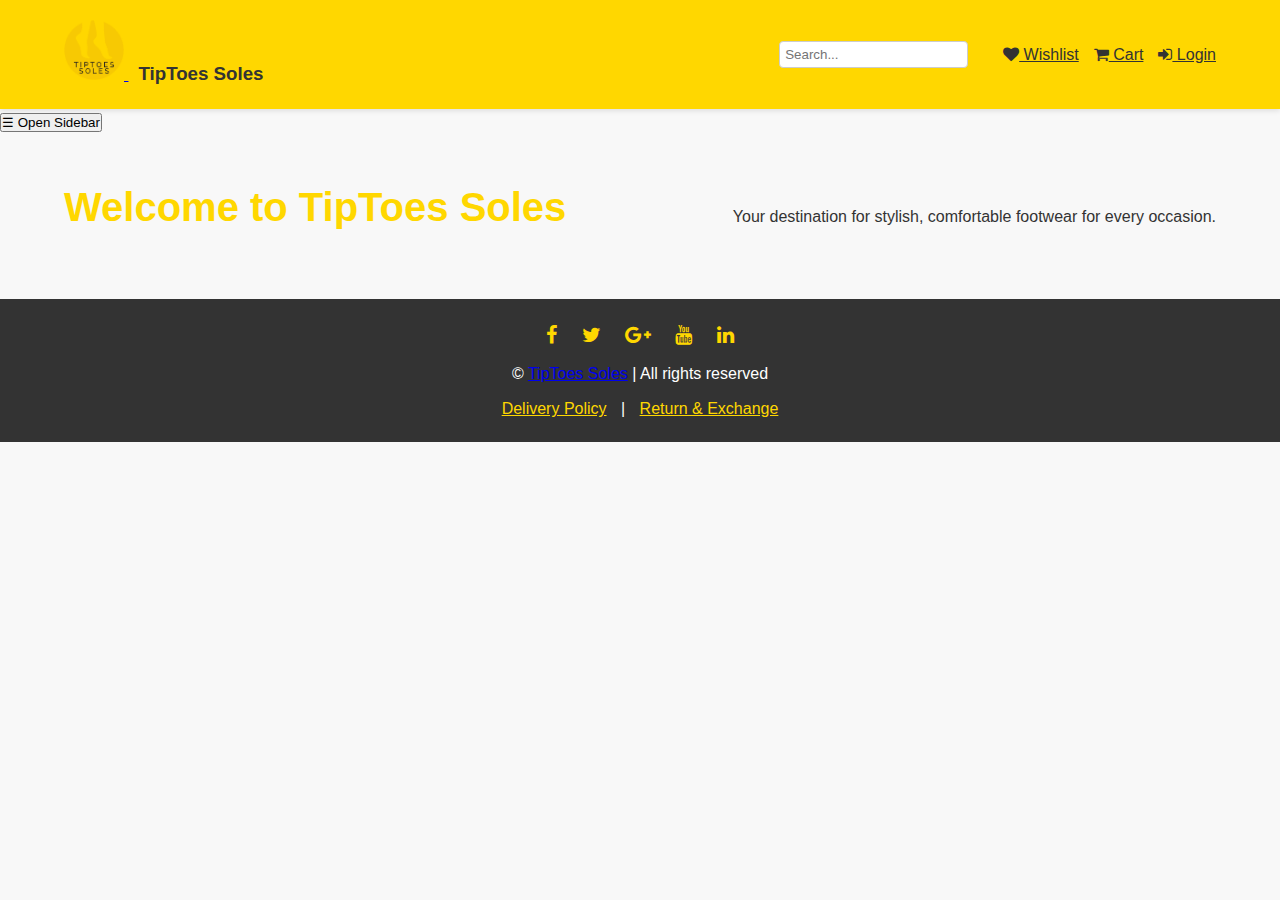
<file: Assignment/Index.html>
<!DOCTYPE html>
<html lang="en">
<head>
    <meta charset="UTF-8">
    <meta http-equiv="X-UA-Compatible" content="IE=edge">
    <meta name="viewport" content="width=device-width, initial-scale=1.0">
    <link rel="stylesheet" href="styles.css">
    <link rel="stylesheet" href="https://cdnjs.cloudflare.com/ajax/libs/font-awesome/4.7.0/css/font-awesome.min.css">
    <title>Home | TipToes Soles</title>
</head>
<body>

    <!-- Header Section -->
    <header class="header">
        <div class="container">
            <!-- Logo and Title -->
            <div class="logo">
                <a href="index.html">
                    <img src="Images/TipToeSoles_Logo_colour.png" alt="TipToes Soles Logo" class="logo-img">
                    <h3 class="logo-name">TipToes Soles</h3>
                </a>
            </div>

            <!-- Header Icons and Search -->
            <div class="banner-icons">
                <input type="text" class="search-box" placeholder="Search...">
                <a href="wishlist.html" class="icon"><i class="fa fa-heart"></i> Wishlist</a>
                <a href="cart.html" class="icon"><i class="fa fa-shopping-cart"></i> Cart</a>
                <a href="login.html" class="icon"><i class="fa fa-sign-in"></i> Login</a>
            </div>
        </div>
    </header>

    <!-- Sidebar Navigation -->
    <div id="sidebar" class="sidebar">
        <a href="javascript:void(0)" class="close-btn" onclick="toggleSidebar()">×</a>
        <nav class="sidebar-nav">
            <a href="index.html" class="active">Home</a>
            <a href="products.html">Products</a>
            <a href="services.html">Services</a>
            <a href="about.html">About Us</a>
            <a href="contact.html">Contact</a>
        </nav>
    </div>

    <!-- Button to Open Sidebar -->
    <button class="openbtn" onclick="toggleSidebar()">☰ Open Sidebar</button>  

    <!-- Main Content Section -->
    <main>
        <div class="container">
            <h1 class="main-heading">Welcome to TipToes Soles</h1>
            <p>Your destination for stylish, comfortable footwear for every occasion.</p>
        </div>
    </main>

    <!-- Footer Section -->
    <footer class="footer">
        <div class="footer-content">
            <ul class="social-links">
                <li><a href="#" aria-label="Facebook"><i class="fa fa-facebook"></i></a></li>
                <li><a href="#" aria-label="Twitter"><i class="fa fa-twitter"></i></a></li>
                <li><a href="#" aria-label="Google Plus"><i class="fa fa-google-plus"></i></a></li>
                <li><a href="#" aria-label="YouTube"><i class="fa fa-youtube"></i></a></li>
                <li><a href="#" aria-label="LinkedIn"><i class="fa fa-linkedin"></i></a></li>
            </ul>
            <p>&copy; <a href="#">TipToes Soles</a> | All rights reserved</p>
            <nav class="footer-nav">
                <a href="delivery-policy.html">Delivery Policy</a> |
                <a href="returns-policy.html">Return & Exchange</a>
            </nav>
        </div>
    </footer>

    <!-- Sidebar Toggle Script -->
    <script>
        function toggleSidebar() {
            const sidebar = document.getElementById("sidebar");
            sidebar.style.width = sidebar.style.width === "250px" ? "0" : "250px";
        }
    </script>
</body>
</html>
</file>
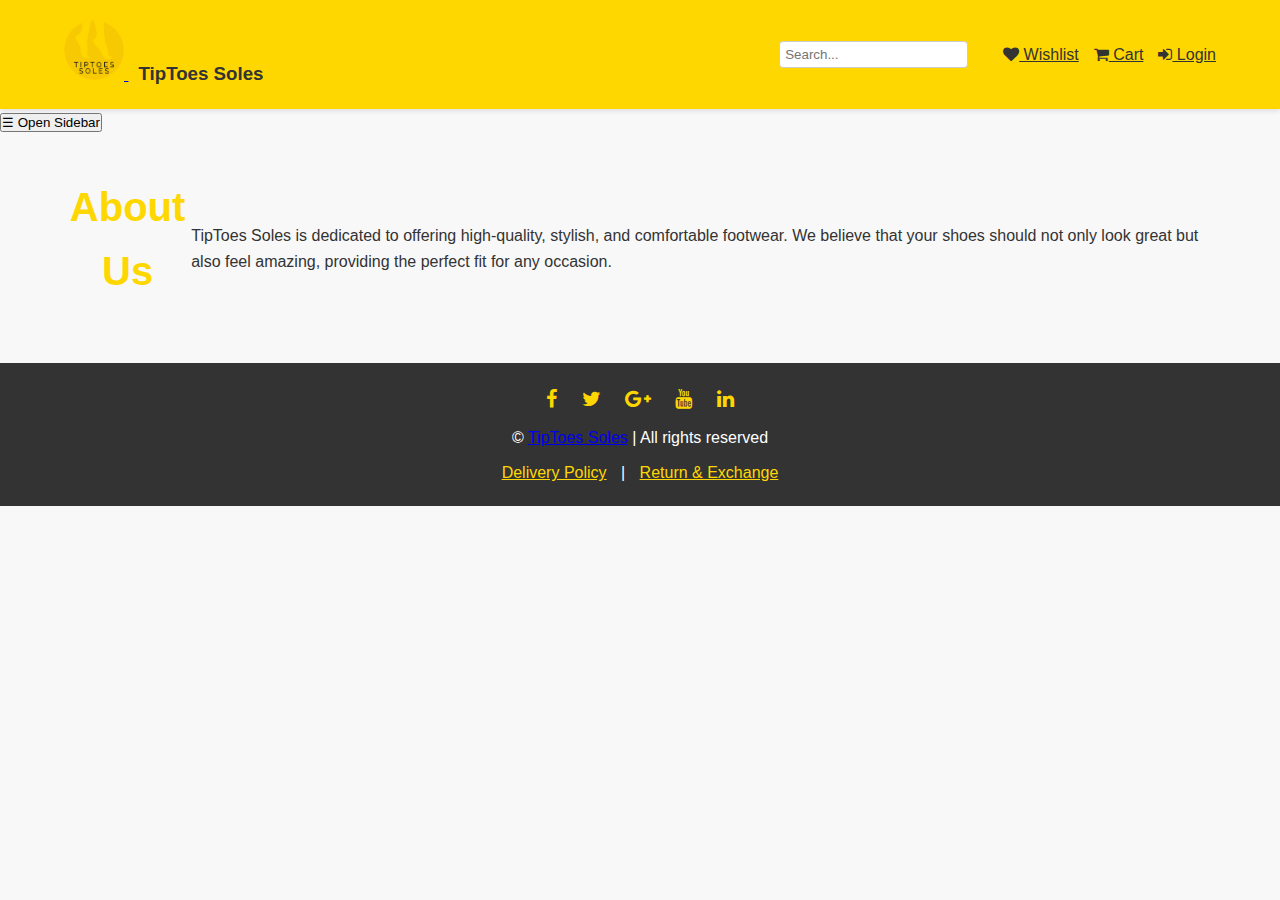
<file: Assignment/About.html>
<!DOCTYPE html>
<html lang="en">
<head>
    <meta charset="UTF-8">
    <meta http-equiv="X-UA-Compatible" content="IE=edge">
    <meta name="viewport" content="width=device-width, initial-scale=1.0">
    <link rel="stylesheet" href="styles.css">
    <link rel="stylesheet" href="https://cdnjs.cloudflare.com/ajax/libs/font-awesome/4.7.0/css/font-awesome.min.css">
    <title>About Us | TipToes Soles</title>
</head>
<body>

    <!-- Header Section -->
    <header class="header">
        <div class="container">
            <div class="logo">
                <a href="index.html">
                    <img src="Images/TipToeSoles_Logo_colour.png" alt="TipToes Soles Logo" class="logo-img">
                    <h3 class="logo-name">TipToes Soles</h3>
                </a>
            </div>

            <div class="banner-icons">
                <input type="text" class="search-box" placeholder="Search...">
                <a href="wishlist.html" class="icon"><i class="fa fa-heart"></i> Wishlist</a>
                <a href="cart.html" class="icon"><i class="fa fa-shopping-cart"></i> Cart</a>
                <a href="login.html" class="icon"><i class="fa fa-sign-in"></i> Login</a>
            </div>
        </div>
    </header>

    <!-- Sidebar Navigation -->
    <div id="sidebar" class="sidebar">
        <a href="javascript:void(0)" class="close-btn" onclick="toggleSidebar()">×</a>
        <nav class="sidebar-nav">
            <a href="index.html">Home</a>
            <a href="products.html">Products</a>
            <a href="services.html">Services</a>
            <a href="about.html" class="active">About Us</a>
            <a href="contact.html">Contact</a>
        </nav>
    </div>

    <button class="openbtn" onclick="toggleSidebar()">☰ Open Sidebar</button>  

    <!-- Main Content Section -->
    <main>
        <div class="container">
            <h1 class="main-heading">About Us</h1>
            <p>TipToes Soles is dedicated to offering high-quality, stylish, and comfortable footwear. We believe that your shoes should not only look great but also feel amazing, providing the perfect fit for any occasion.</p>
        </div>
    </main>

    <!-- Footer Section -->
    <footer class="footer">
        <div class="footer-content">
            <ul class="social-links">
                <li><a href="#" aria-label="Facebook"><i class="fa fa-facebook"></i></a></li>
                <li><a href="#" aria-label="Twitter"><i class="fa fa-twitter"></i></a></li>
                <li><a href="#" aria-label="Google Plus"><i class="fa fa-google-plus"></i></a></li>
                <li><a href="#" aria-label="YouTube"><i class="fa fa-youtube"></i></a></li>
                <li><a href="#" aria-label="LinkedIn"><i class="fa fa-linkedin"></i></a></li>
            </ul>
            <p>&copy; <a href="#">TipToes Soles</a> | All rights reserved</p>
            <nav class="footer-nav">
                <a href="delivery-policy.html">Delivery Policy</a> |
                <a href="returns-policy.html">Return & Exchange</a>
            </nav>
        </div>
    </footer>

    <script>
        function toggleSidebar() {
            const sidebar = document.getElementById("sidebar");
            sidebar.style.width = sidebar.style.width === "250px" ? "0" : "250px";
        }
    </script>
</body>
</html>
</file>
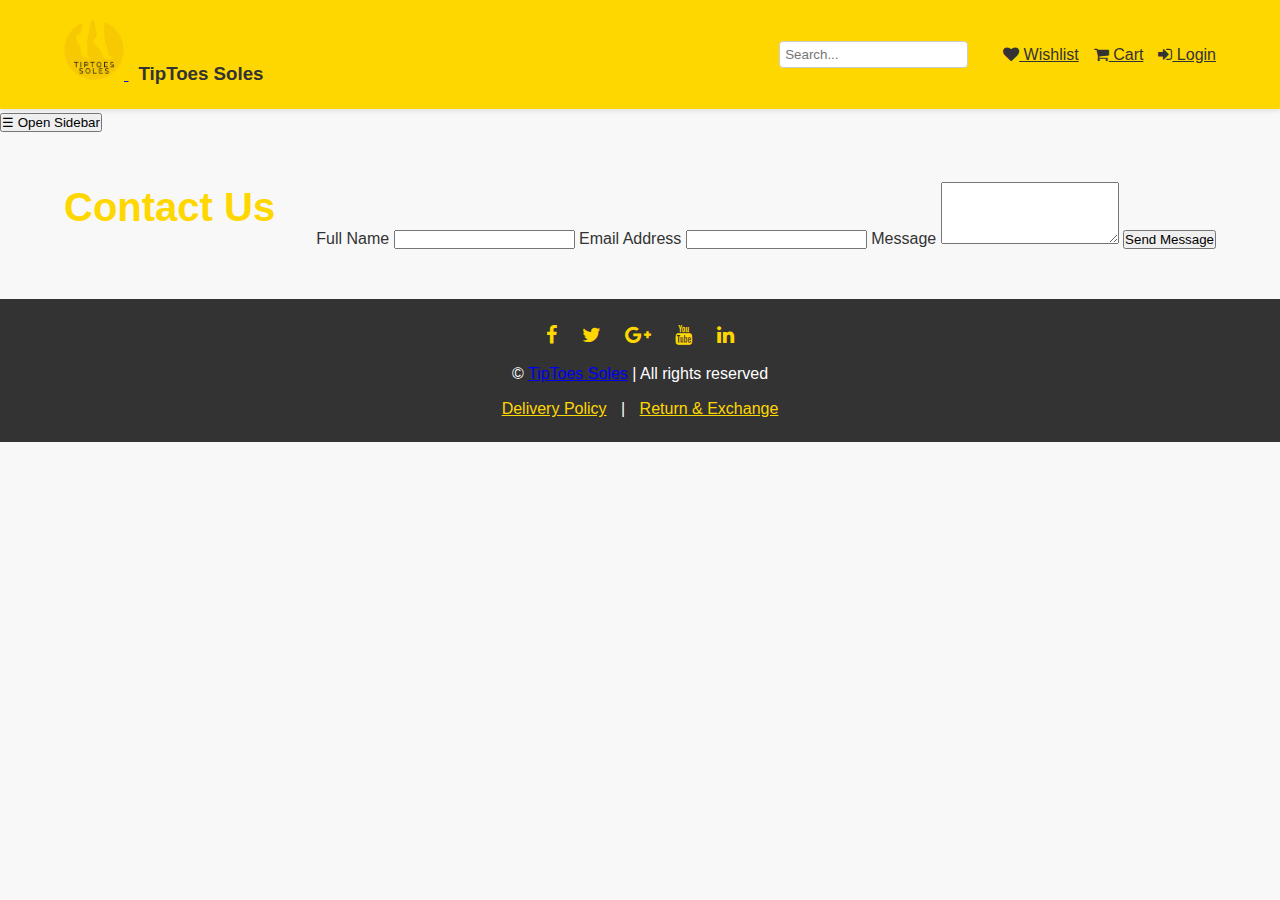
<file: Assignment/Contact.html>
<!DOCTYPE html>
<html lang="en">
<head>
    <meta charset="UTF-8">
    <meta http-equiv="X-UA-Compatible" content="IE=edge">
    <meta name="viewport" content="width=device-width, initial-scale=1.0">
    <link rel="stylesheet" href="styles.css">
    <link rel="stylesheet" href="https://cdnjs.cloudflare.com/ajax/libs/font-awesome/4.7.0/css/font-awesome.min.css">
    <title>Contact Us | TipToes Soles</title>
</head>
<body>

    <!-- Header Section -->
    <header class="header">
        <div class="container">
            <div class="logo">
                <a href="index.html">
                    <img src="Images/TipToeSoles_Logo_colour.png" alt="TipToes Soles Logo" class="logo-img">
                    <h3 class="logo-name">TipToes Soles</h3>
                </a>
            </div>

            <div class="banner-icons">
                <input type="text" class="search-box" placeholder="Search...">
                <a href="wishlist.html" class="icon"><i class="fa fa-heart"></i> Wishlist</a>
                <a href="cart.html" class="icon"><i class="fa fa-shopping-cart"></i> Cart</a>
                <a href="login.html" class="icon"><i class="fa fa-sign-in"></i> Login</a>
            </div>
        </div>
    </header>

    <!-- Sidebar Navigation -->
    <div id="sidebar" class="sidebar">
        <a href="javascript:void(0)" class="close-btn" onclick="toggleSidebar()">×</a>
        <nav class="sidebar-nav">
            <a href="index.html">Home</a>
            <a href="products.html">Products</a>
            <a href="services.html">Services</a>
            <a href="about.html">About Us</a>
            <a href="contact.html" class="active">Contact</a>
        </nav>
    </div>

    <button class="openbtn" onclick="toggleSidebar()">☰ Open Sidebar</button>  

    <!-- Main Content Section -->
    <main>
        <div class="container">
            <h1 class="main-heading">Contact Us</h1>
            <form action="#" method="post">
                <label for="name">Full Name</label>
                <input type="text" id="name" name="name" required>

                <label for="email">Email Address</label>
                <input type="email" id="email" name="email" required>

                <label for="message">Message</label>
                <textarea id="message" name="message" rows="4" required></textarea>

                <button type="submit">Send Message</button>
            </form>
        </div>
    </main>

    <!-- Footer Section -->
    <footer class="footer">
        <div class="footer-content">
            <ul class="social-links">
                <li><a href="#" aria-label="Facebook"><i class="fa fa-facebook"></i></a></li>
                <li><a href="#" aria-label="Twitter"><i class="fa fa-twitter"></i></a></li>
                <li><a href="#" aria-label="Google Plus"><i class="fa fa-google-plus"></i></a></li>
                <li><a href="#" aria-label="YouTube"><i class="fa fa-youtube"></i></a></li>
                <li><a href="#" aria-label="LinkedIn"><i class="fa fa-linkedin"></i></a></li>
            </ul>
            <p>&copy; <a href="#">TipToes Soles</a> | All rights reserved</p>
            <nav class="footer-nav">
                <a href="delivery-policy.html">Delivery Policy</a> |
                <a href="returns-policy.html">Return & Exchange</a>
            </nav>
        </div>
    </footer>

    <script>
        function toggleSidebar() {
            const sidebar = document.getElementById("sidebar");
            sidebar.style.width = sidebar.style.width === "250px" ? "0" : "250px";
        }
    </script>
</body>
</html>
</file>
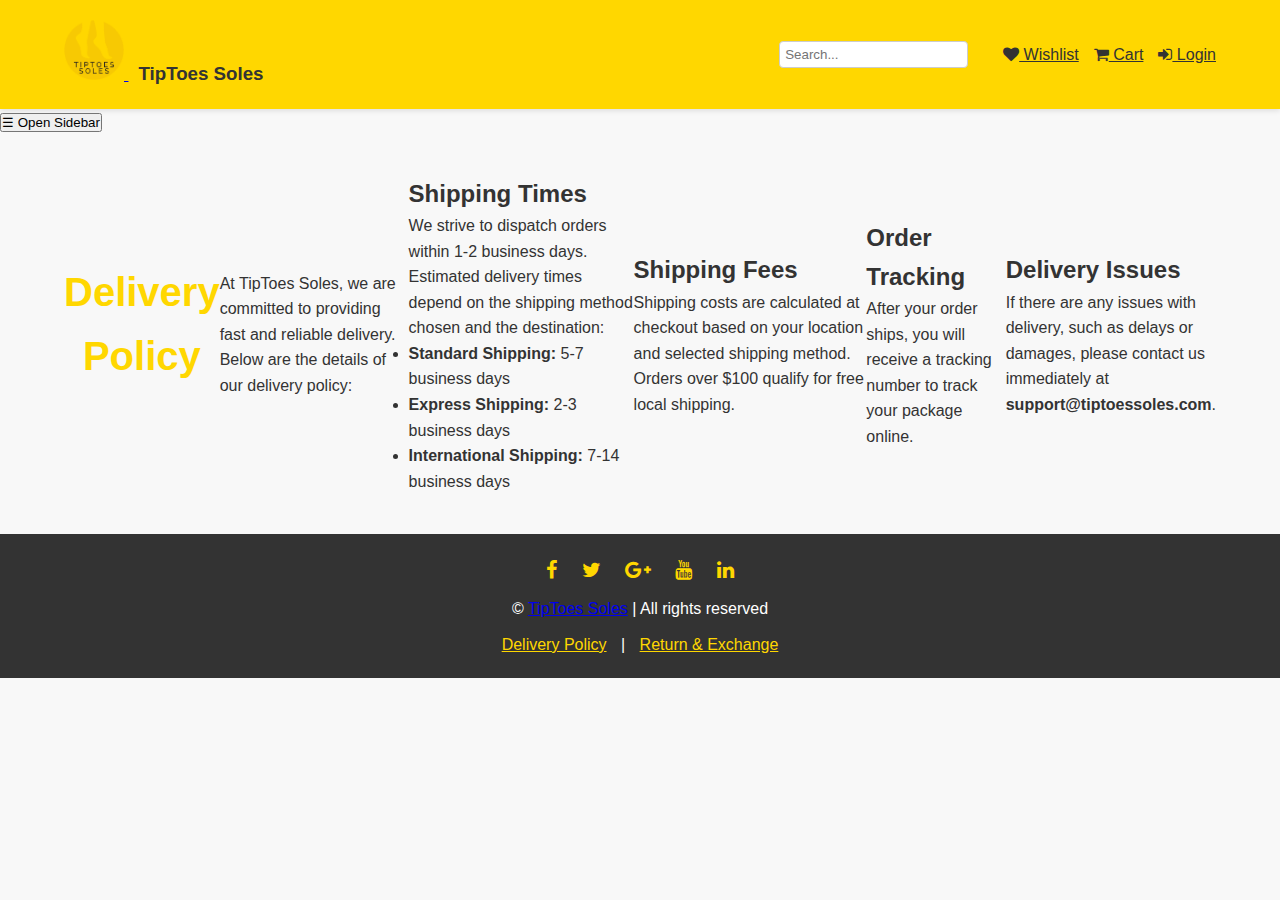
<file: Assignment/delivery-policy.html>
<!DOCTYPE html>
<html lang="en">
<head>
    <meta charset="UTF-8">
    <meta http-equiv="X-UA-Compatible" content="IE=edge">
    <meta name="viewport" content="width=device-width, initial-scale=1.0">
    <link rel="stylesheet" href="styles.css">
    <link rel="stylesheet" href="https://cdnjs.cloudflare.com/ajax/libs/font-awesome/4.7.0/css/font-awesome.min.css">
    <title>Delivery Policy | TipToes Soles</title>
</head>
<body>

    <!-- Header Section -->
    <header class="header">
        <div class="container">
            <!-- Logo and Title -->
            <div class="logo">
                <a href="index.html">
                    <img src="Images/TipToeSoles_Logo_colour.png" alt="TipToes Soles Logo" class="logo-img">
                    <h3 class="logo-name">TipToes Soles</h3>
                </a>
            </div>

            <!-- Header Icons and Search -->
            <div class="banner-icons">
                <input type="text" class="search-box" placeholder="Search...">
                <a href="wishlist.html" class="icon"><i class="fa fa-heart"></i> Wishlist</a>
                <a href="cart.html" class="icon"><i class="fa fa-shopping-cart"></i> Cart</a>
                <a href="login.html" class="icon"><i class="fa fa-sign-in"></i> Login</a>
            </div>
        </div>
    </header>

    <!-- Sidebar Navigation -->
    <div id="sidebar" class="sidebar">
        <a href="javascript:void(0)" class="close-btn" onclick="toggleSidebar()">×</a>
        <nav class="sidebar-nav">
            <a href="index.html">Home</a>
            <a href="products.html">Products</a>
            <a href="services.html">Services</a>
            <a href="about.html">About Us</a>
            <a href="contact.html">Contact</a>
        </nav>
    </div>

    <!-- Sidebar Toggle Button -->
    <button class="openbtn" onclick="toggleSidebar()">☰ Open Sidebar</button>

    <!-- Main Content Section -->
    <main class="main-content">
        <div class="container policy-container">
            <h1 class="main-heading">Delivery Policy</h1>
            <p>At TipToes Soles, we are committed to providing fast and reliable delivery. Below are the details of our delivery policy:</p>

            <section>
                <h2>Shipping Times</h2>
                <p>We strive to dispatch orders within 1-2 business days. Estimated delivery times depend on the shipping method chosen and the destination:</p>
                <ul>
                    <li><strong>Standard Shipping:</strong> 5-7 business days</li>
                    <li><strong>Express Shipping:</strong> 2-3 business days</li>
                    <li><strong>International Shipping:</strong> 7-14 business days</li>
                </ul>
            </section>

            <section>
                <h2>Shipping Fees</h2>
                <p>Shipping costs are calculated at checkout based on your location and selected shipping method. Orders over $100 qualify for free local shipping.</p>
            </section>

            <section>
                <h2>Order Tracking</h2>
                <p>After your order ships, you will receive a tracking number to track your package online.</p>
            </section>

            <section>
                <h2>Delivery Issues</h2>
                <p>If there are any issues with delivery, such as delays or damages, please contact us immediately at <strong>support@tiptoessoles.com</strong>.</p>
            </section>
        </div>
    </main>

    <!-- Footer Section -->
    <footer class="footer">
        <div class="footer-content">
            <ul class="social-links">
                <li><a href="#" aria-label="Facebook"><i class="fa fa-facebook"></i></a></li>
                <li><a href="#" aria-label="Twitter"><i class="fa fa-twitter"></i></a></li>
                <li><a href="#" aria-label="Google Plus"><i class="fa fa-google-plus"></i></a></li>
                <li><a href="#" aria-label="YouTube"><i class="fa fa-youtube"></i></a></li>
                <li><a href="#" aria-label="LinkedIn"><i class="fa fa-linkedin"></i></a></li>
            </ul>
            <p>&copy; <a href="#">TipToes Soles</a> | All rights reserved</p>
            <nav class="footer-nav">
                <a href="delivery-policy.html">Delivery Policy</a> |
                <a href="returns-policy.html">Return & Exchange</a>
            </nav>
        </div>
    </footer>

    <!-- Sidebar Toggle Script -->
    <script>
        function toggleSidebar() {
            const sidebar = document.getElementById("sidebar");
            sidebar.style.width = sidebar.style.width === "250px" ? "0" : "250px";
        }
    </script>
</body>
</html>
</file>
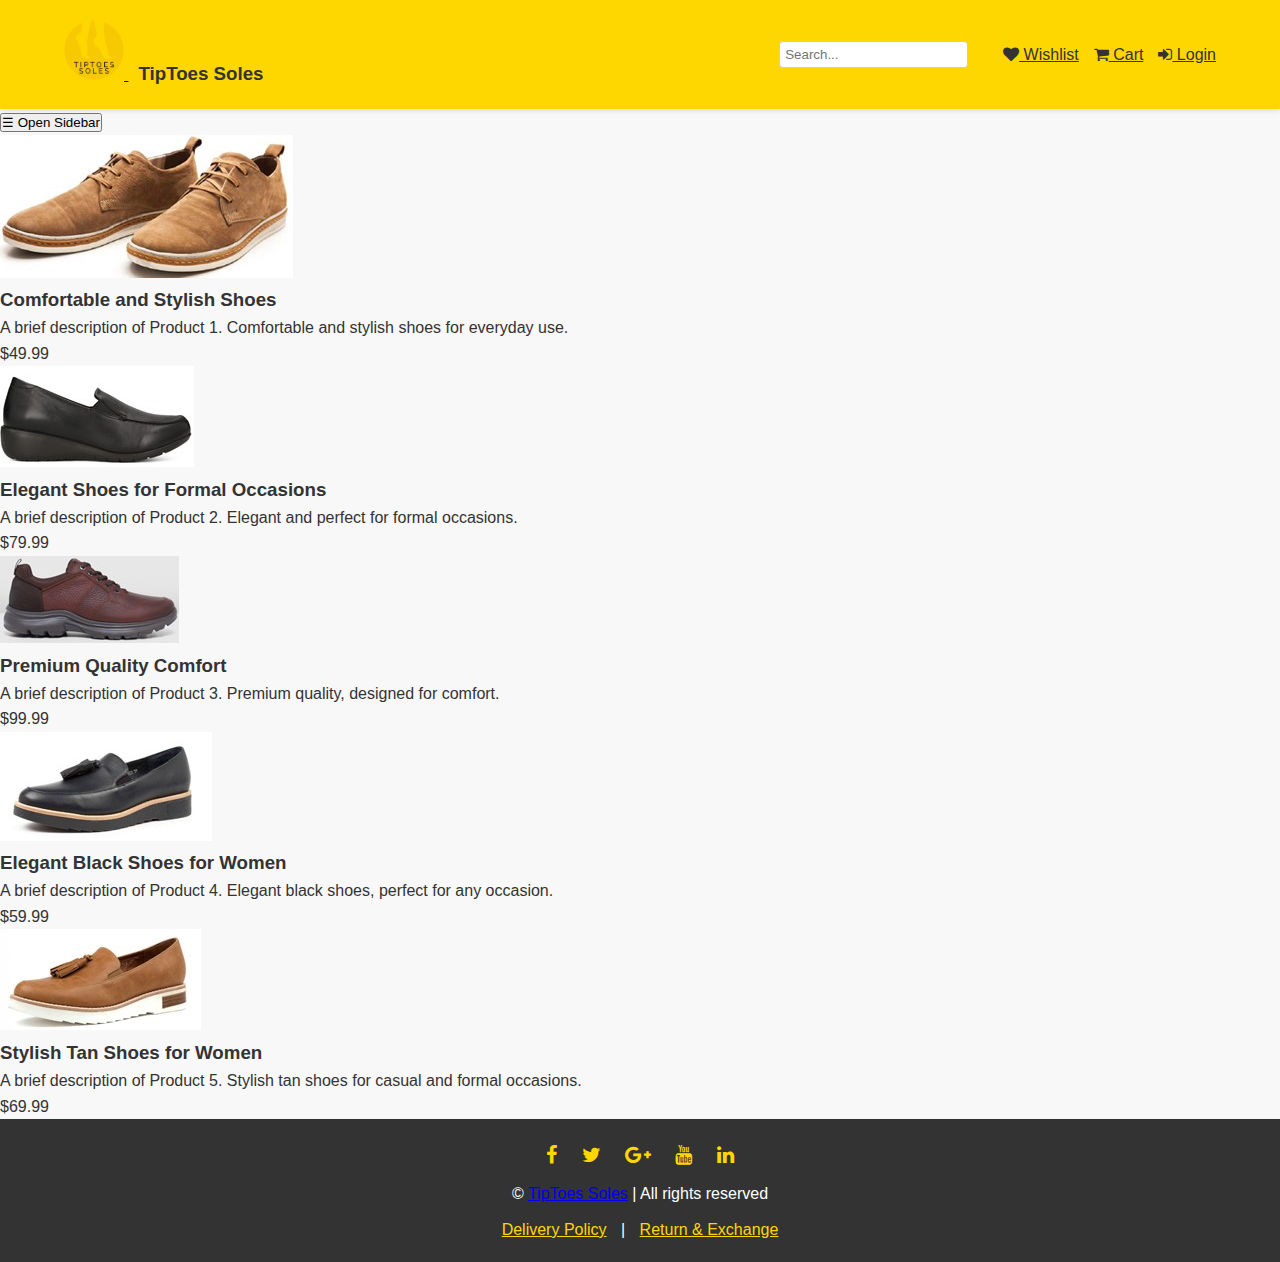
<file: Assignment/Products.html>
<!DOCTYPE html>
<html lang="en">
<head>
    <meta charset="UTF-8">
    <meta http-equiv="X-UA-Compatible" content="IE=edge">
    <meta name="viewport" content="width=device-width, initial-scale=1.0">
    <link rel="stylesheet" href="styles.css">
    <link rel="stylesheet" href="https://cdnjs.cloudflare.com/ajax/libs/font-awesome/4.7.0/css/font-awesome.min.css">
    <title>Products | TipToes Soles</title>
    <style>
        /* Sidebar, header, and other styles here (from your first HTML structure) */
    </style>
</head>
<body>

    <!-- Header Section -->
    <header class="header">
        <div class="container">
            <div class="logo">
                <a href="index.html">
                    <img src="Images/TipToeSoles_Logo_colour.png" alt="TipToes Soles Logo" class="logo-img">
                    <h3 class="logo-name">TipToes Soles</h3>
                </a>
            </div>

            <div class="banner-icons">
                <input type="text" class="search-box" placeholder="Search...">
                <a href="wishlist.html" class="icon"><i class="fa fa-heart"></i> Wishlist</a>
                <a href="cart.html" class="icon"><i class="fa fa-shopping-cart"></i> Cart</a>
                <a href="login.html" class="icon"><i class="fa fa-sign-in"></i> Login</a>
            </div>
        </div>
    </header>

    <!-- Sidebar Navigation -->
    <div id="sidebar" class="sidebar">
        <a href="javascript:void(0)" class="close-btn" onclick="toggleSidebar()">×</a>
        <nav class="sidebar-nav">
            <a href="index.html">Home</a>
            <a href="products.html" class="active">Products</a>
            <a href="services.html">Services</a>
            <a href="about.html">About Us</a>
            <a href="contact.html">Contact</a>
        </nav>
    </div>

    <!-- Button to Open Sidebar -->
    <button class="openbtn" onclick="toggleSidebar()">☰ Open Sidebar</button>  

    <!-- Main Content Section - Product Grid -->
    <div class="main-content">
        <div class="product-grid">
  <!-- Product 1 (Male) -->
<div class="product-card">
    <img src="Images/GaryTan.jpg" alt="Gary Tan Shoes">
    <div class="product-info">
        <h3>Comfortable and Stylish Shoes</h3>
        <p>A brief description of Product 1. Comfortable and stylish shoes for everyday use.</p>
        <span class="price">$49.99</span>
    </div>
</div>

<!-- Product 2 (Male) -->
<div class="product-card">
    <img src="Images/HeavenlyBlack.jpg" alt="Heavenly Black Shoes">
    <div class="product-info">
        <h3>Elegant Shoes for Formal Occasions</h3>
        <p>A brief description of Product 2. Elegant and perfect for formal occasions.</p>
        <span class="price">$79.99</span>
    </div>
</div>

<!-- Product 3 (Male) -->
<div class="product-card">
    <img src="Images/WorkandWalkChesnut.jpg" alt="Work and Walk Chesnut Shoes">
    <div class="product-info">
        <h3>Premium Quality Comfort</h3>
        <p>A brief description of Product 3. Premium quality, designed for comfort.</p>
        <span class="price">$99.99</span>
    </div>
</div>

<!-- Product 4 (Female) -->
<div class="product-card">
    <img src="Images/SallyBlack.jpg" alt="Sally Black Shoes">
    <div class="product-info">
        <h3>Elegant Black Shoes for Women</h3>
        <p>A brief description of Product 4. Elegant black shoes, perfect for any occasion.</p>
        <span class="price">$59.99</span>
    </div>
</div>

<!-- Product 5 (Female) -->
<div class="product-card">
    <img src="Images/SallyTan.jpg" alt="Sally Tan Shoes">
    <div class="product-info">
        <h3>Stylish Tan Shoes for Women</h3>
        <p>A brief description of Product 5. Stylish tan shoes for casual and formal occasions.</p>
        <span class="price">$69.99</span>
    </div>
</div>


        </div>
    </div>

    <!-- Footer Section -->
    <footer class="footer">
        <div class="footer-content">
            <ul class="social-links">
                <li><a href="#" aria-label="Facebook"><i class="fa fa-facebook"></i></a></li>
                <li><a href="#" aria-label="Twitter"><i class="fa fa-twitter"></i></a></li>
                <li><a href="#" aria-label="Google Plus"><i class="fa fa-google-plus"></i></a></li>
                <li><a href="#" aria-label="YouTube"><i class="fa fa-youtube"></i></a></li>
                <li><a href="#" aria-label="LinkedIn"><i class="fa fa-linkedin"></i></a></li>
            </ul>
            <p>&copy; <a href="#">TipToes Soles</a> | All rights reserved</p>
            <nav class="footer-nav">
                <a href="delivery-policy.html">Delivery Policy</a> |
                <a href="returns-policy.html">Return & Exchange</a>
            </nav>
        </div>
    </footer>

    <script>
        function toggleSidebar() {
            const sidebar = document.getElementById("sidebar");
            sidebar.style.width = sidebar.style.width === "250px" ? "0" : "250px";
        }
    </script>
</body>
</html>
</file>
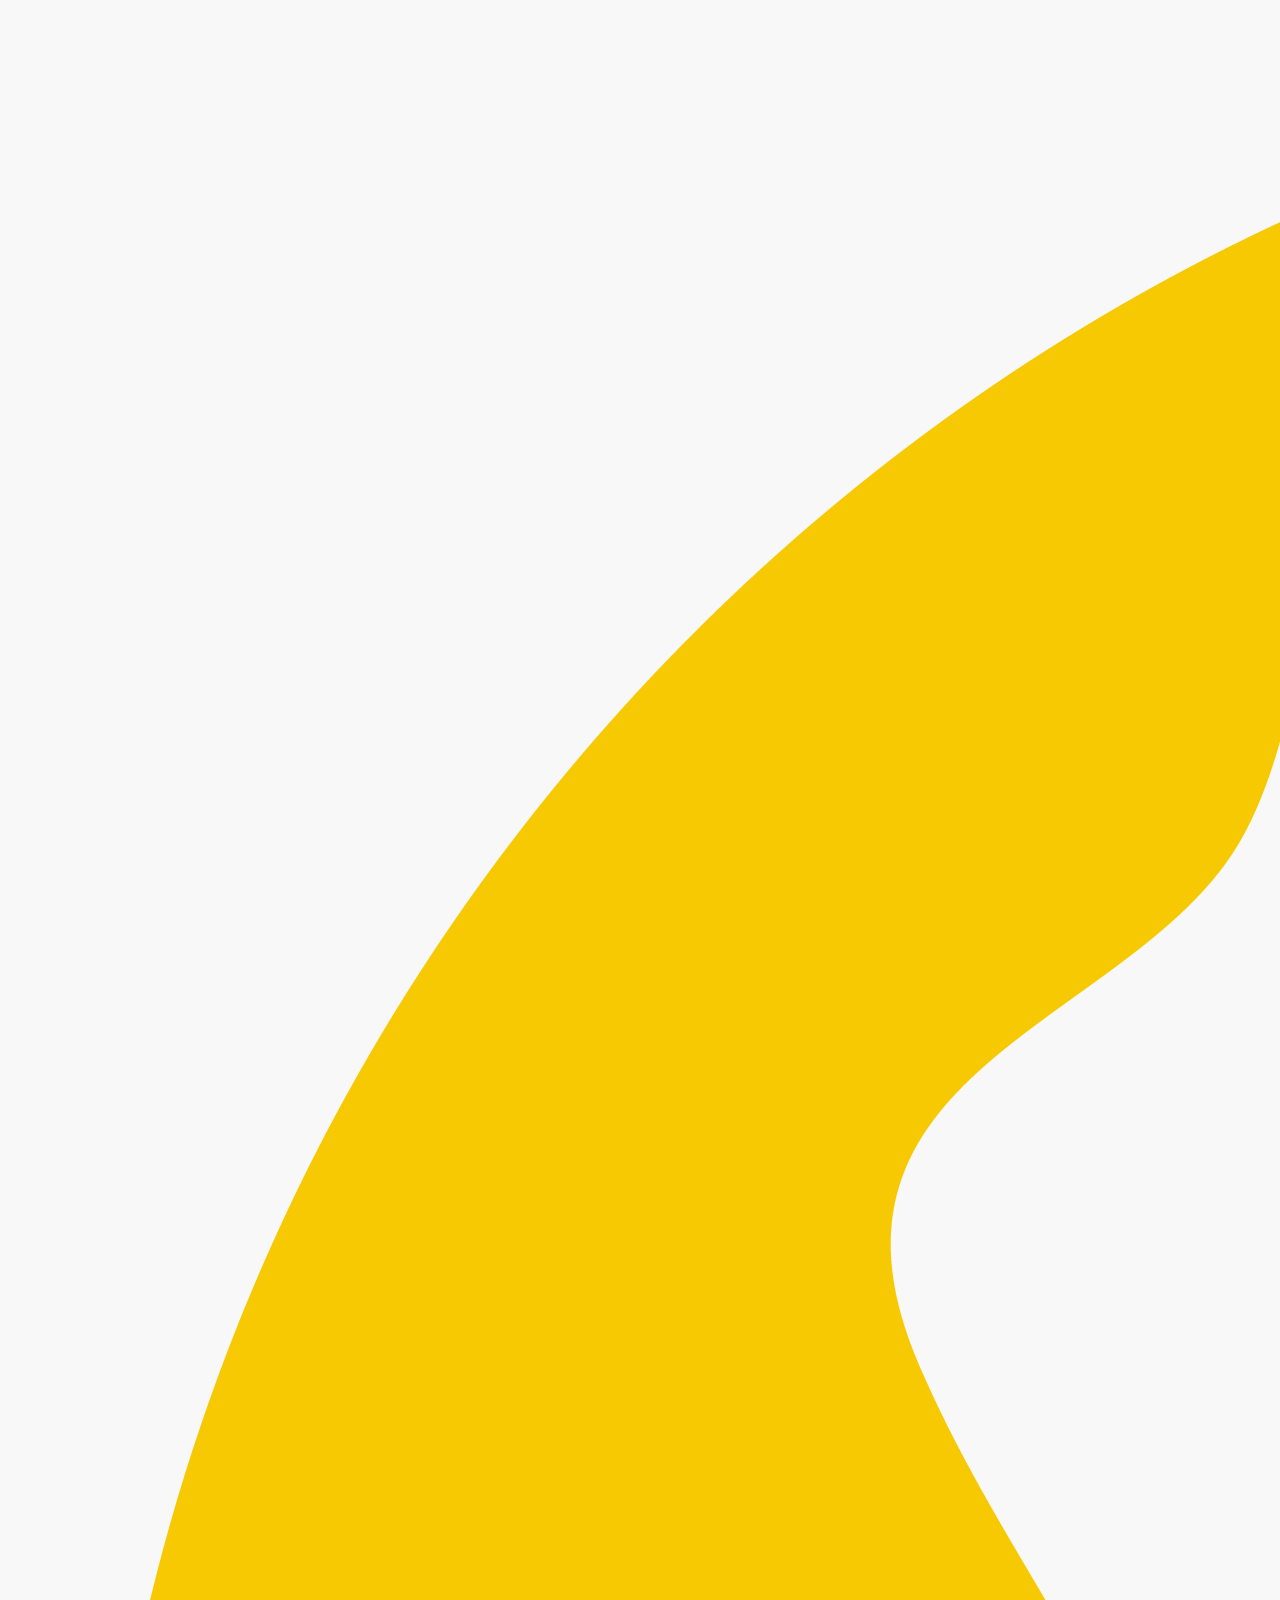
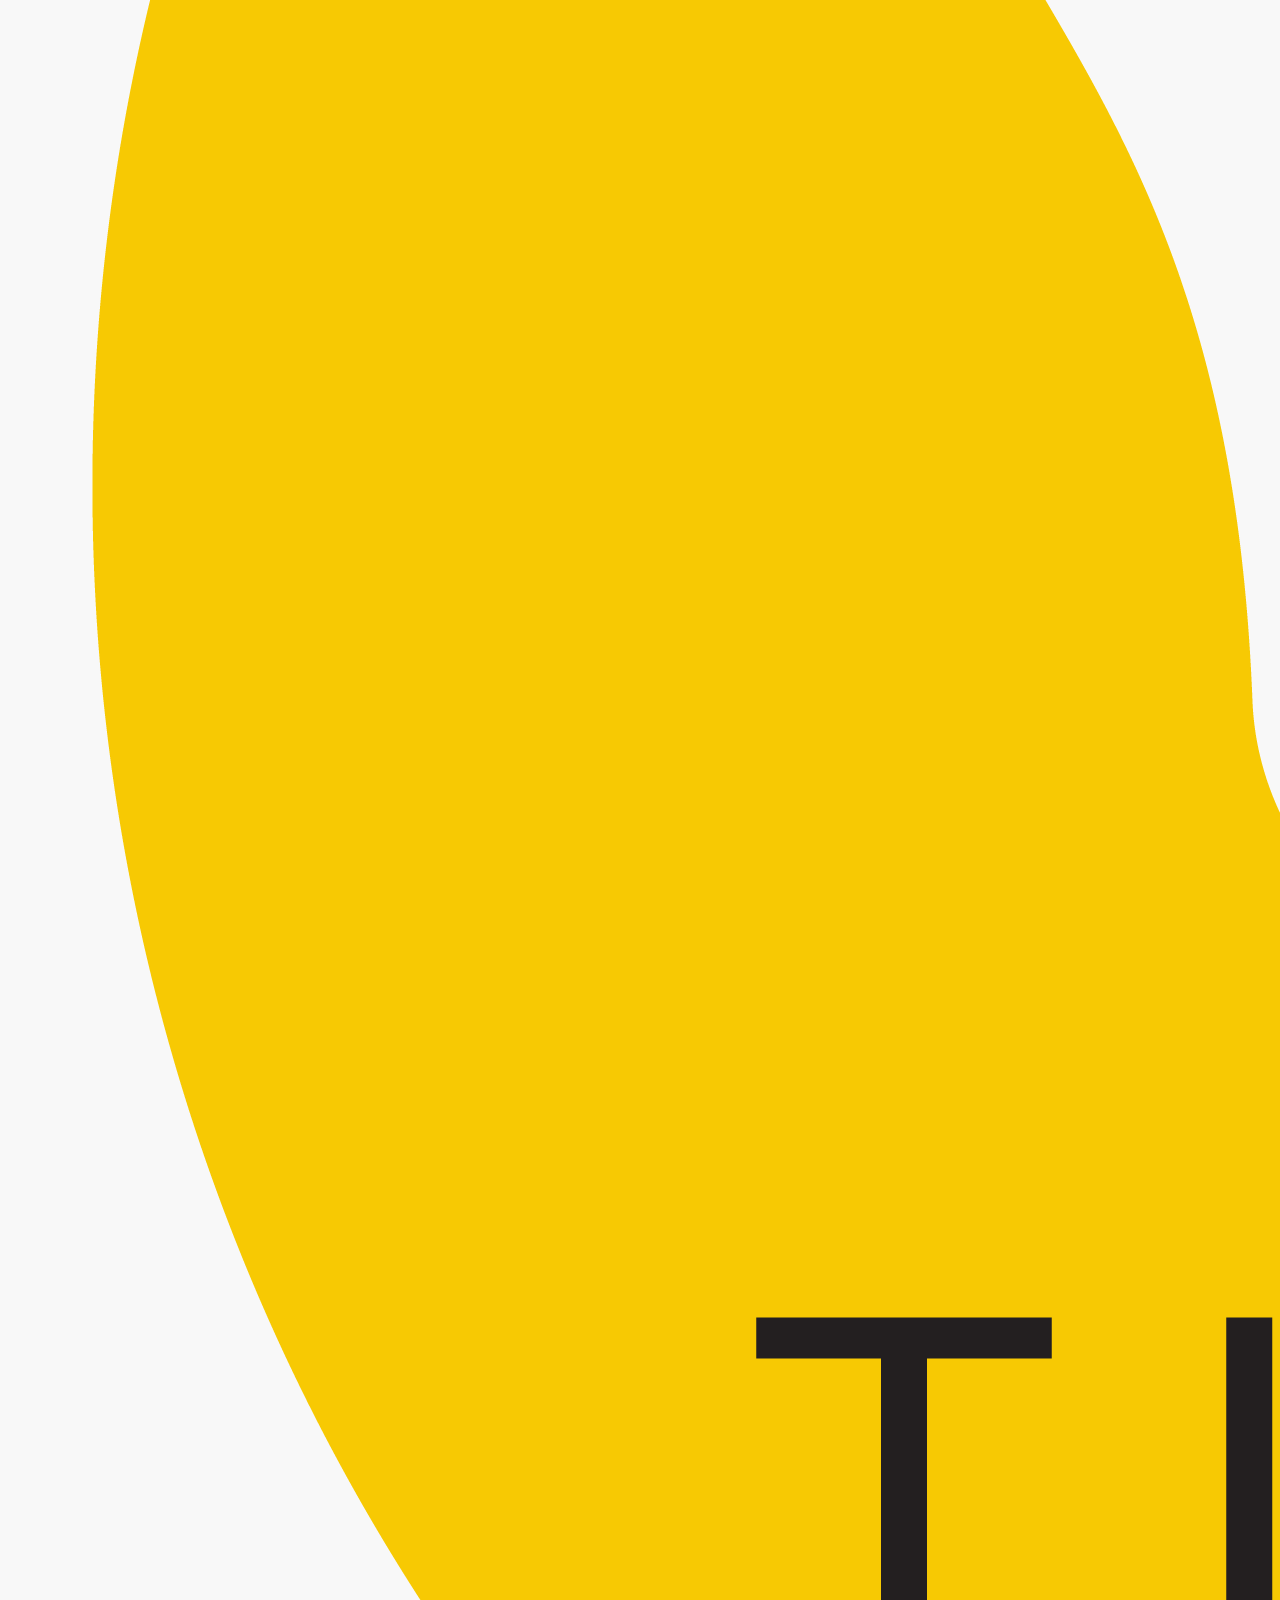
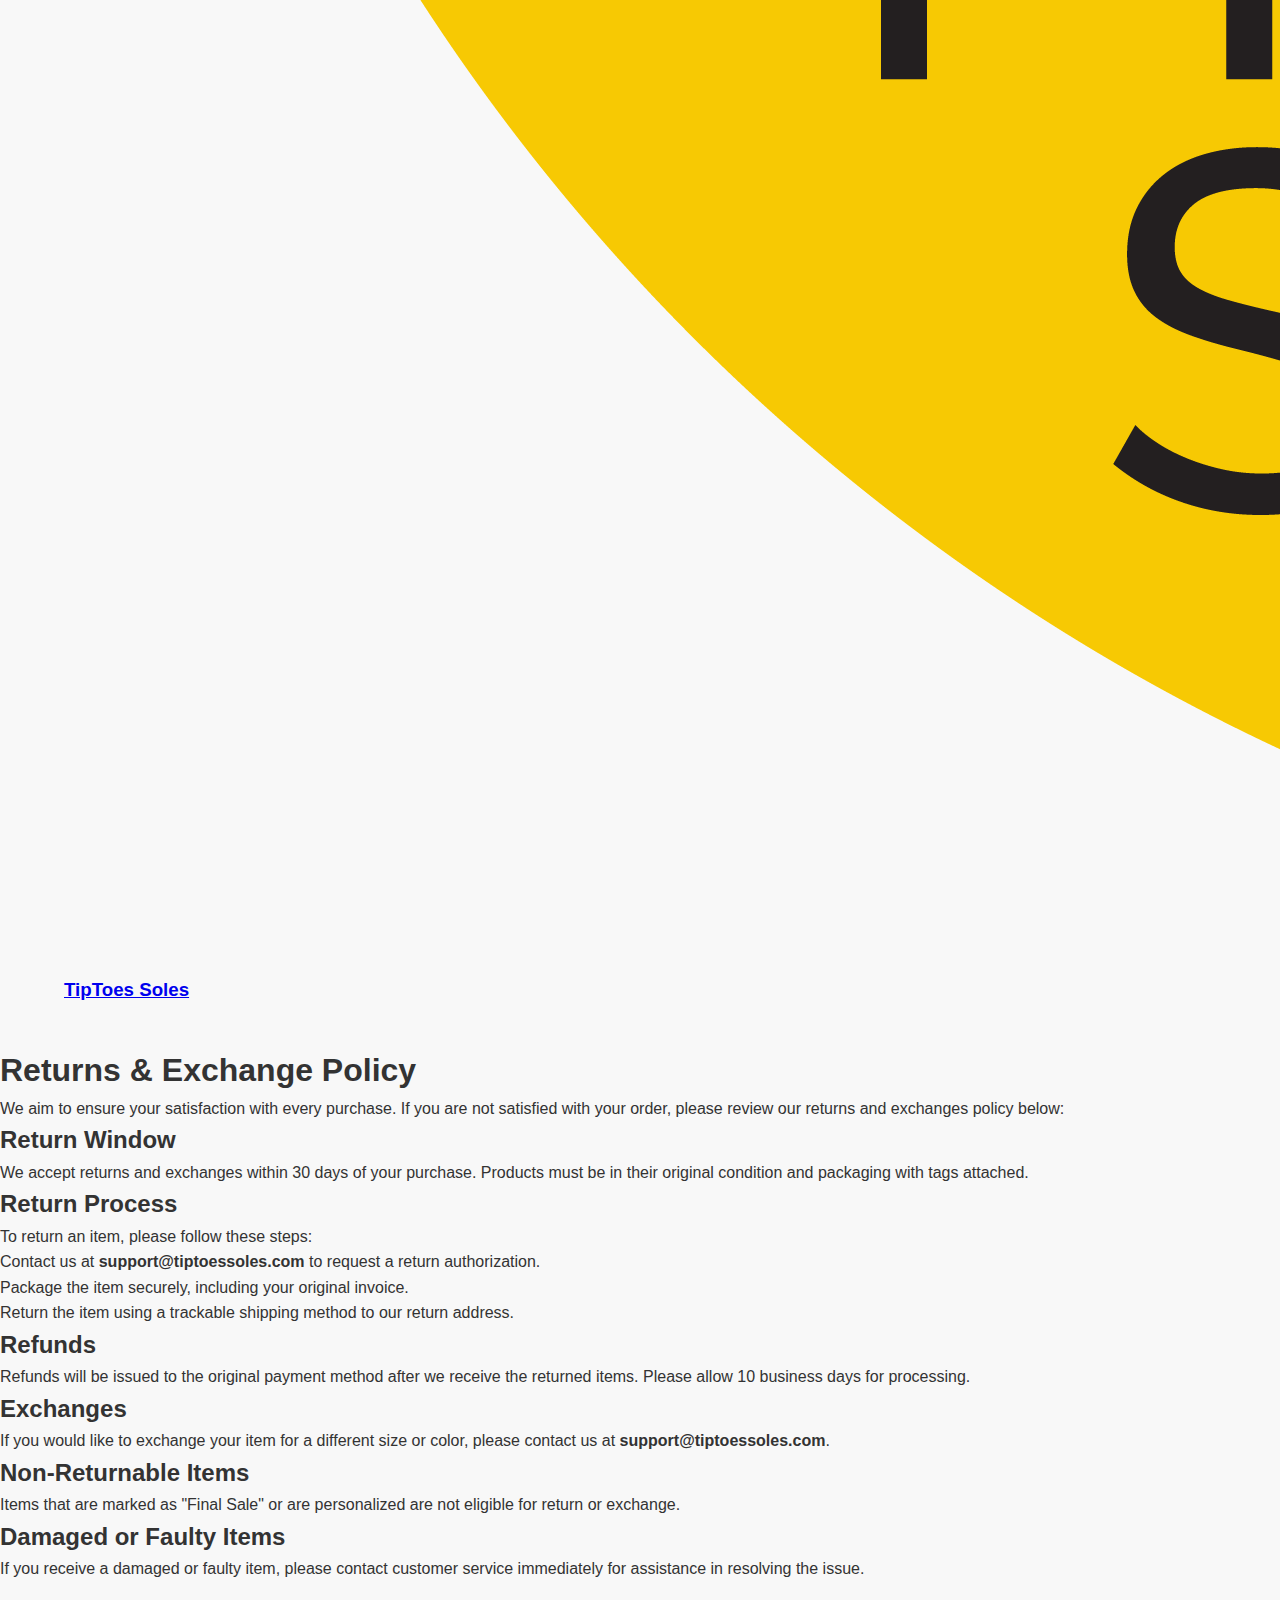
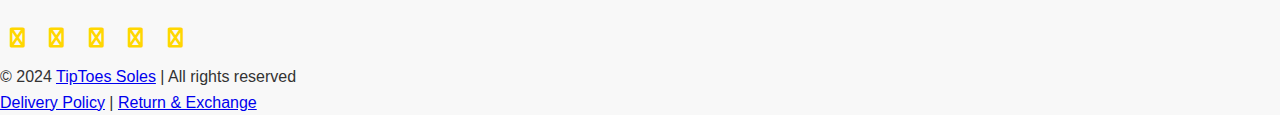
<file: Assignment/returns-policy.html>
<!DOCTYPE html>
<html lang="en">
<head>
    <meta charset="UTF-8">
    <meta name="viewport" content="width=device-width, initial-scale=1.0">
    <title>Returns & Exchange Policy - TipToes Soles</title>
    <link rel="stylesheet" href="styles.css">
    <link rel="stylesheet" href="https://cdnjs.cloudflare.com/ajax/libs/font-awesome/6.0.0-beta3/css/all.min.css">
</head>
<body>
    <!-- Header Section -->
    <header>
        <div class="container">
            <div class="logo">
                <a href="index.html">
                    <img src="Images/TipToeSoles_Logo_colour.png" alt="TipToes Soles Logo">
                    <h3>TipToes Soles</h3>
                </a>
            </div>
            <div class="banner-icons">
                <input type="text" class="search-box" placeholder="Search...">
                <a href="wishlist.html"><i class="fa fa-heart"></i> Wishlist</a>
                <a href="cart.html"><i class="fa fa-shopping-cart"></i> Cart</a>
                <a href="login.html"><i class="fa fa-sign-in"></i> Login</a>
            </div>
        </div>
    </header>

    <!-- Main Content Section -->
    <main class="content-container">
        <div class="policy-container">
            <h1>Returns & Exchange Policy</h1>
            <p>We aim to ensure your satisfaction with every purchase. If you are not satisfied with your order, please review our returns and exchanges policy below:</p>

            <h2>Return Window</h2>
            <p>We accept returns and exchanges within 30 days of your purchase. Products must be in their original condition and packaging with tags attached.</p>

            <h2>Return Process</h2>
            <p>To return an item, please follow these steps:</p>
            <ol>
                <li>Contact us at <strong>support@tiptoessoles.com</strong> to request a return authorization.</li>
                <li>Package the item securely, including your original invoice.</li>
                <li>Return the item using a trackable shipping method to our return address.</li>
            </ol>

            <h2>Refunds</h2>
            <p>Refunds will be issued to the original payment method after we receive the returned items. Please allow 10 business days for processing.</p>

            <h2>Exchanges</h2>
            <p>If you would like to exchange your item for a different size or color, please contact us at <strong>support@tiptoessoles.com</strong>.</p>

            <h2>Non-Returnable Items</h2>
            <p>Items that are marked as "Final Sale" or are personalized are not eligible for return or exchange.</p>

            <h2>Damaged or Faulty Items</h2>
            <p>If you receive a damaged or faulty item, please contact customer service immediately for assistance in resolving the issue.</p>
        </div>
    </main>

    <!-- Footer Section -->
    <footer>
        <div class="footer-content">
            <ul class="social-links">
                <li><a href="#"><i class="fa fa-facebook"></i></a></li>
                <li><a href="#"><i class="fa fa-twitter"></i></a></li>
                <li><a href="#"><i class="fa fa-google-plus"></i></a></li>
                <li><a href="#"><i class="fa fa-youtube"></i></a></li>
                <li><a href="#"><i class="fa fa-linkedin"></i></a></li>
            </ul>
            <p>&copy; 2024 <a href="#">TipToes Soles</a> | All rights reserved</p>
            <nav>
                <a href="delivery-policy.html">Delivery Policy</a> | 
                <a href="returns-policy.html">Return & Exchange</a>
            </nav>
        </div>
    </footer>
</body>
</html>
</file>
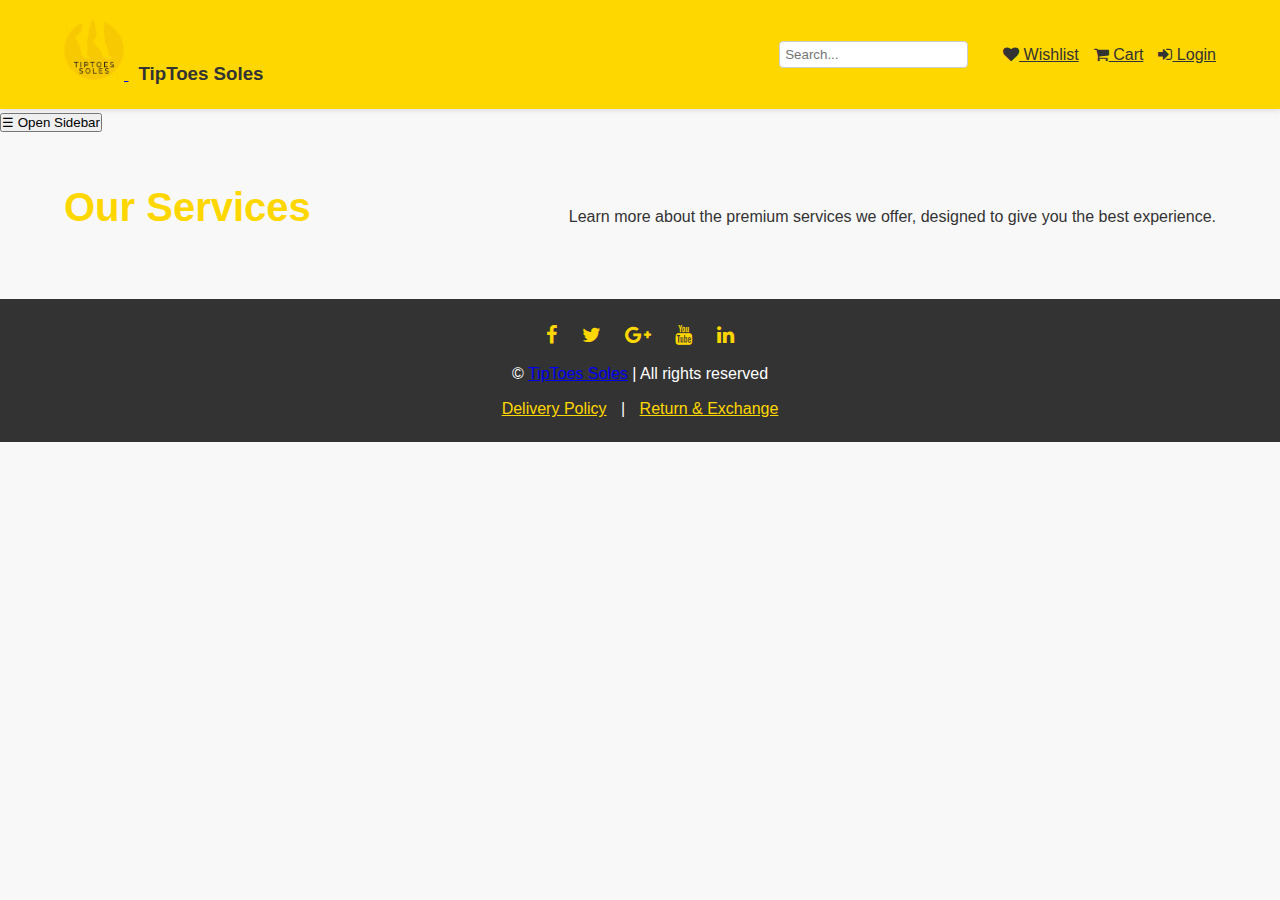
<file: Assignment/Services.html>
<!DOCTYPE html>
<html lang="en">
<head>
    <meta charset="UTF-8">
    <meta http-equiv="X-UA-Compatible" content="IE=edge">
    <meta name="viewport" content="width=device-width, initial-scale=1.0">
    <link rel="stylesheet" href="styles.css">
    <link rel="stylesheet" href="https://cdnjs.cloudflare.com/ajax/libs/font-awesome/4.7.0/css/font-awesome.min.css">
    <title>Services | TipToes Soles</title>
</head>
<body>

    <!-- Header Section -->
    <header class="header">
        <div class="container">
            <div class="logo">
                <a href="index.html">
                    <img src="Images/TipToeSoles_Logo_colour.png" alt="TipToes Soles Logo" class="logo-img">
                    <h3 class="logo-name">TipToes Soles</h3>
                </a>
            </div>

            <div class="banner-icons">
                <input type="text" class="search-box" placeholder="Search...">
                <a href="wishlist.html" class="icon"><i class="fa fa-heart"></i> Wishlist</a>
                <a href="cart.html" class="icon"><i class="fa fa-shopping-cart"></i> Cart</a>
                <a href="login.html" class="icon"><i class="fa fa-sign-in"></i> Login</a>
            </div>
        </div>
    </header>

    <!-- Sidebar Navigation -->
    <div id="sidebar" class="sidebar">
        <a href="javascript:void(0)" class="close-btn" onclick="toggleSidebar()">×</a>
        <nav class="sidebar-nav">
            <a href="index.html">Home</a>
            <a href="products.html">Products</a>
            <a href="services.html" class="active">Services</a>
            <a href="about.html">About Us</a>
            <a href="contact.html">Contact</a>
        </nav>
    </div>

    <button class="openbtn" onclick="toggleSidebar()">☰ Open Sidebar</button>  

    <!-- Main Content Section -->
    <main>
        <div class="container">
            <h1 class="main-heading">Our Services</h1>
            <p>Learn more about the premium services we offer, designed to give you the best experience.</p>
        </div>
    </main>

    <!-- Footer Section -->
    <footer class="footer">
        <div class="footer-content">
            <ul class="social-links">
                <li><a href="#" aria-label="Facebook"><i class="fa fa-facebook"></i></a></li>
                <li><a href="#" aria-label="Twitter"><i class="fa fa-twitter"></i></a></li>
                <li><a href="#" aria-label="Google Plus"><i class="fa fa-google-plus"></i></a></li>
                <li><a href="#" aria-label="YouTube"><i class="fa fa-youtube"></i></a></li>
                <li><a href="#" aria-label="LinkedIn"><i class="fa fa-linkedin"></i></a></li>
            </ul>
            <p>&copy; <a href="#">TipToes Soles</a> | All rights reserved</p>
            <nav class="footer-nav">
                <a href="delivery-policy.html">Delivery Policy</a> |
                <a href="returns-policy.html">Return & Exchange</a>
            </nav>
        </div>
    </footer>

    <script>
        function toggleSidebar() {
            const sidebar = document.getElementById("sidebar");
            sidebar.style.width = sidebar.style.width === "250px" ? "0" : "250px";
        }
    </script>
</body>
</html>
</file>
<file: Assignment/styles.css>
/* General Reset and Body Setup */
* {
  margin: 0;
  padding: 0;
  box-sizing: border-box;
}
body {
  font-family: 'Arial', sans-serif;
  color: #333;
  background-color: #f8f8f8;
  line-height: 1.6;
}

/* Header */
.header {
  background-color: #ffd700; /* Yellow theme */
  padding: 20px 0;
  box-shadow: 0 2px 5px rgba(0, 0, 0, 0.1);
}
.container {
  width: 90%;
  margin: 0 auto;
  display: flex;
  justify-content: space-between;
  align-items: center;
}
.logo-img {
  height: 60px;
}
.logo-name {
  display: inline-block;
  margin-left: 10px;
  color: #333;
  font-weight: bold;
}
.banner-icons {
  display: flex;
  align-items: center;
}
.search-box {
  padding: 5px;
  border-radius: 4px;
  border: 1px solid #ccc;
  margin-right: 20px;
}
.icon {
  margin-left: 15px;
  color: #333;
  font-size: 16px;
  display: inline-block;
}
.icon:hover {
  color: #ffd700;
}

/* Sidebar */
.sidebar {
  height: 100%;
  width: 0;
  position: fixed;
  top: 0;
  left: 0;
  background-color: #333;
  color: #ffd700;
  overflow-x: hidden;
  transition: 0.3s;
  padding-top: 60px;
  z-index: 1000;
}
.sidebar-nav a {
  padding: 8px 16px;
  text-decoration: none;
  font-size: 18px;
  color: #ffd700;
  display: block;
  transition: 0.3s;
}
.sidebar-nav a:hover {
  background-color: #444;
  color: white;
}
.close-btn {
  position: absolute;
  top: 20px;
  right: 25px;
  font-size: 36px;
  color: #fff;
  cursor: pointer;
}

/* Main Content */
main {
  padding: 40px 0;
}
.main-heading {
  text-align: center;
  color: #ffd700;
  font-size: 2.5em;
  margin-bottom: 20px;
}
.about-text {
  text-align: justify;
  max-width: 800px;
  margin: 0 auto;
  font-size: 1.1em;
}

/* Footer */
.footer {
  background-color: #333;
  color: white;
  padding: 20px 0;
  text-align: center;
}
.social-links {
  list-style: none;
  padding: 0;
  margin-bottom: 10px;
}
.social-links li {
  display: inline-block;
  margin: 0 10px;
}
.social-links li a {
  color: #ffd700;
  font-size: 20px;
  transition: color 0.3s;
}
.social-links li a:hover {
  color: white;
}
.footer-nav {
  margin-top: 10px;
}
.footer-nav a {
  color: #ffd700;
  font-size: 16px;
  margin: 0 10px;
}
.footer-nav a:hover {
  color: white;
}
</file>
